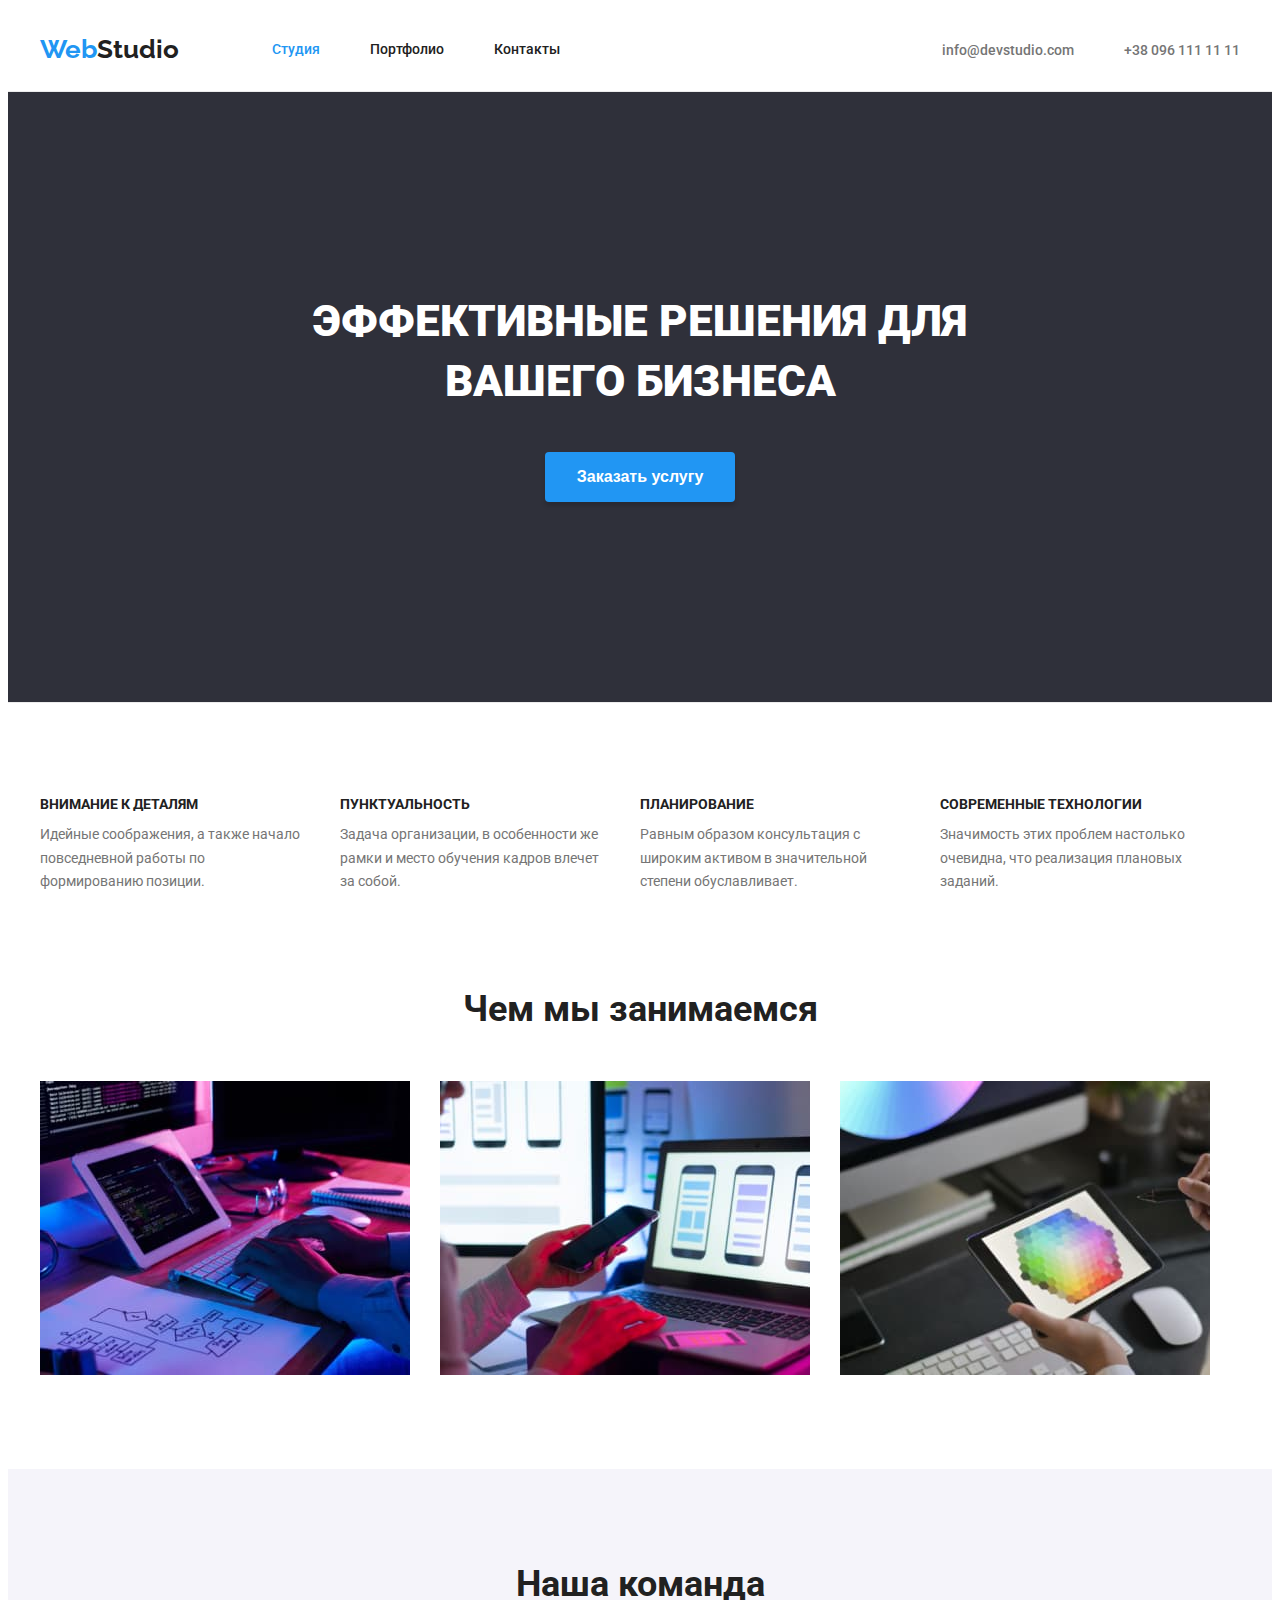
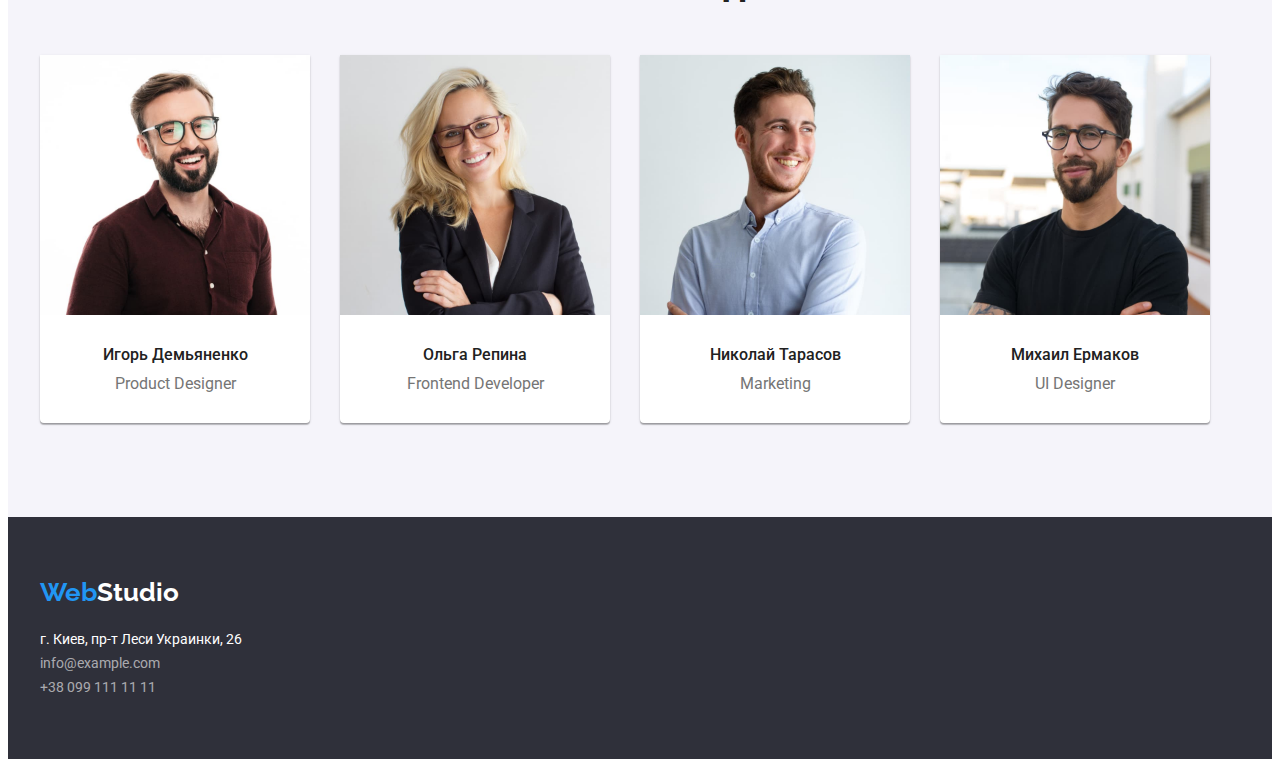
<file: index.html>
<!DOCTYPE html>
<html lang="ru">
<head>
    <meta charset="UTF-8">
    <meta http-equiv="X-UA-Compatible" content="IE=edge">
    <meta name="viewport" content="width=device-width, initial-scale=1.0">
    <title>Document</title>
    <link rel="stylesheet" href="https://cdnjs.cloudflare.com/ajax/libs/modern-normalize/1.1.0/modern-normalize.min.css" integrity="sha512-wpPYUAdjBVSE4KJnH1VR1HeZfpl1ub8YT/NKx4PuQ5NmX2tKuGu6U/JRp5y+Y8XG2tV+wKQpNHVUX03MfMFn9Q==" crossorigin="anonymous" referrerpolicy="no-referrer">
    <link rel="preconnect" href="https://fonts.googleapis.com">
<link rel="preconnect" href="https://fonts.gstatic.com" crossorigin>
<link href="https://fonts.googleapis.com/css2?family=Raleway:wght@700&family=Roboto:wght@400;500;700;900&display=swap" rel="stylesheet">


<link rel="stylesheet" href="./css/style.css">
</head>
<body>
    <header class="header">
        <div class="container">
        <nav class="nav">
           <a href="./index.html" class="logo"><span class="logoweb">Web</span>Studio</a>
                <ul class="nav-list" >
                    <li class="nav list-item"><a href="./index.html " class="navigation studio">Студия</a></li>
                    <li class="nav list-item"><a href="./portfolio.html" class="navigation">Портфолио</a></li>
                    <li class="nav list-item"><a href="./game.html" class="navigation">Контакты</a></li>
                </ul>
        </nav>
      
            <ul class="nav-contacts">
            <li class="contacts-list"><a href="mailto:info@devstudio.com" class="contacts">info@devstudio.com</a></li>
            <li class="contacts-list"><a href="tel:+380961111111" class="contacts">+38 096 111 11 11</a></li>
        </ul>
        </div>
    </header>
    <!-- main -->
    <main>
        <!-- герой -->
        <section class="hero section">
                <h1 class="main-title">Эффективные решения для вашего бизнеса</h1>
                <button type="button" class ="btn"> Заказать услугу</button>
        </section>
<section class="section">
      <!-- скрытый заголовок -->
     <h2 class="second-title visually-hidden">Наши преимущества</h2>
     <div class="container"> <ul class="list ">
         <li class="list-list-container"><h3 class="title-list">Внимание к деталям</h3>
             <p class="item">Идейные соображения, а также начало повседневной работы по формированию позиции.</p>
         </li>
         <li class="list-list-container"><h3 class="title-list">Пунктуальность</h3>
             <p class="item">Задача организации, в особенности же рамки и место обучения кадров влечет за собой.</p>
         </li>
         <li class="list-list-container"><h3 class="title-list">Планирование</h3>
             <p class="item">Равным образом консультация с широким активом в значительной степени обуславливает.</p>
         </li>
         <li class="list-list-container"><h3 class="title-list">Современные технологии</h3>
             <p class="item">Значимость этих проблем настолько очевидна, что реализация плановых заданий.</p>
         </li>
     </ul></div>
 </section>
   <section class="section about"> <h3 class="about-title">Чем мы занимаемся</h3>
        <ul class="images container">
            <li class="images-list-images"><img src="./images/computer.jpg" alt="computer" width="370"></li>
            <li class="images-list-images"><img src="./images/phone.jpg" alt="phone" width="370"></li>
            <li class="images-list-images"><img src="./images/tablet.jpg" alt="tablet" width="370"></li>
        </ul></section>

        <section class="section team">
            <!-- Наша команда -->
            <h2 class="about-title">Наша команда</h2>
               <div class="container">
                   <ul сlass="container-team">
                    <div class="card"><li class="team-number"><a href="team-link"><img src="./images/demianenko.jpg" alt="demianenko" width="270" height="260">
                        <div class="person-proffesion"><h3 class="person">Игорь Демьяненко</h3>
                            <p class="proffesion">Product Designer</p></div></a>
                                        </li></div>
                    <div class="card"><li class="team-number"><a href="team-link"><img src="./images/repina.jpg" alt="repina" width="270">
                       <div class="person-proffesion"> <h3 class="person">Ольга Репина</h3>
                            <p class="proffesion">Frontend Developer</p></div></a>
                    
                    </li></div>
                    <div class="card"><li class="team-number"><a href="team-link"><img src="./images/tarasov.jpg" alt="tarasov" width="270">
                        <div class="person-proffesion"><h3 class="person">Николай Тарасов</h3>
                            <p class="proffesion">Marketing</p></div></a>
                        
                    </li></div>
                    <div class="card"><li class="team-number"><a href="team-link"><img src="./images/yermakov.jpg" alt="yermakov" width="270" >
                        <div class="person-proffesion"><h3 class="person">Михаил Ермаков</h3>
                            <p class="proffesion">UI Designer</p></div></a>
                    
                </li></div>
            </ul></div>  
        </section>
    </main>
    <footer class="footer">
        <div class="footer container">
            <a href="./index.html" class="logofooter"><span class="logoweb">Web</span>Studio</a>
            <address class="address">г. Киев, пр-т Леси Украинки, 26</address>
            <ul class="footer-address">
                <li><a href="mailto:info@example.com" class="contacts-footer">info@example.com</a></li>
                <li><a href="tel:+380991111111" class="contacts-footer">+38 099 111 11 11</a></li>
            </ul></div>
    </footer>
</body>
</html>
</file>
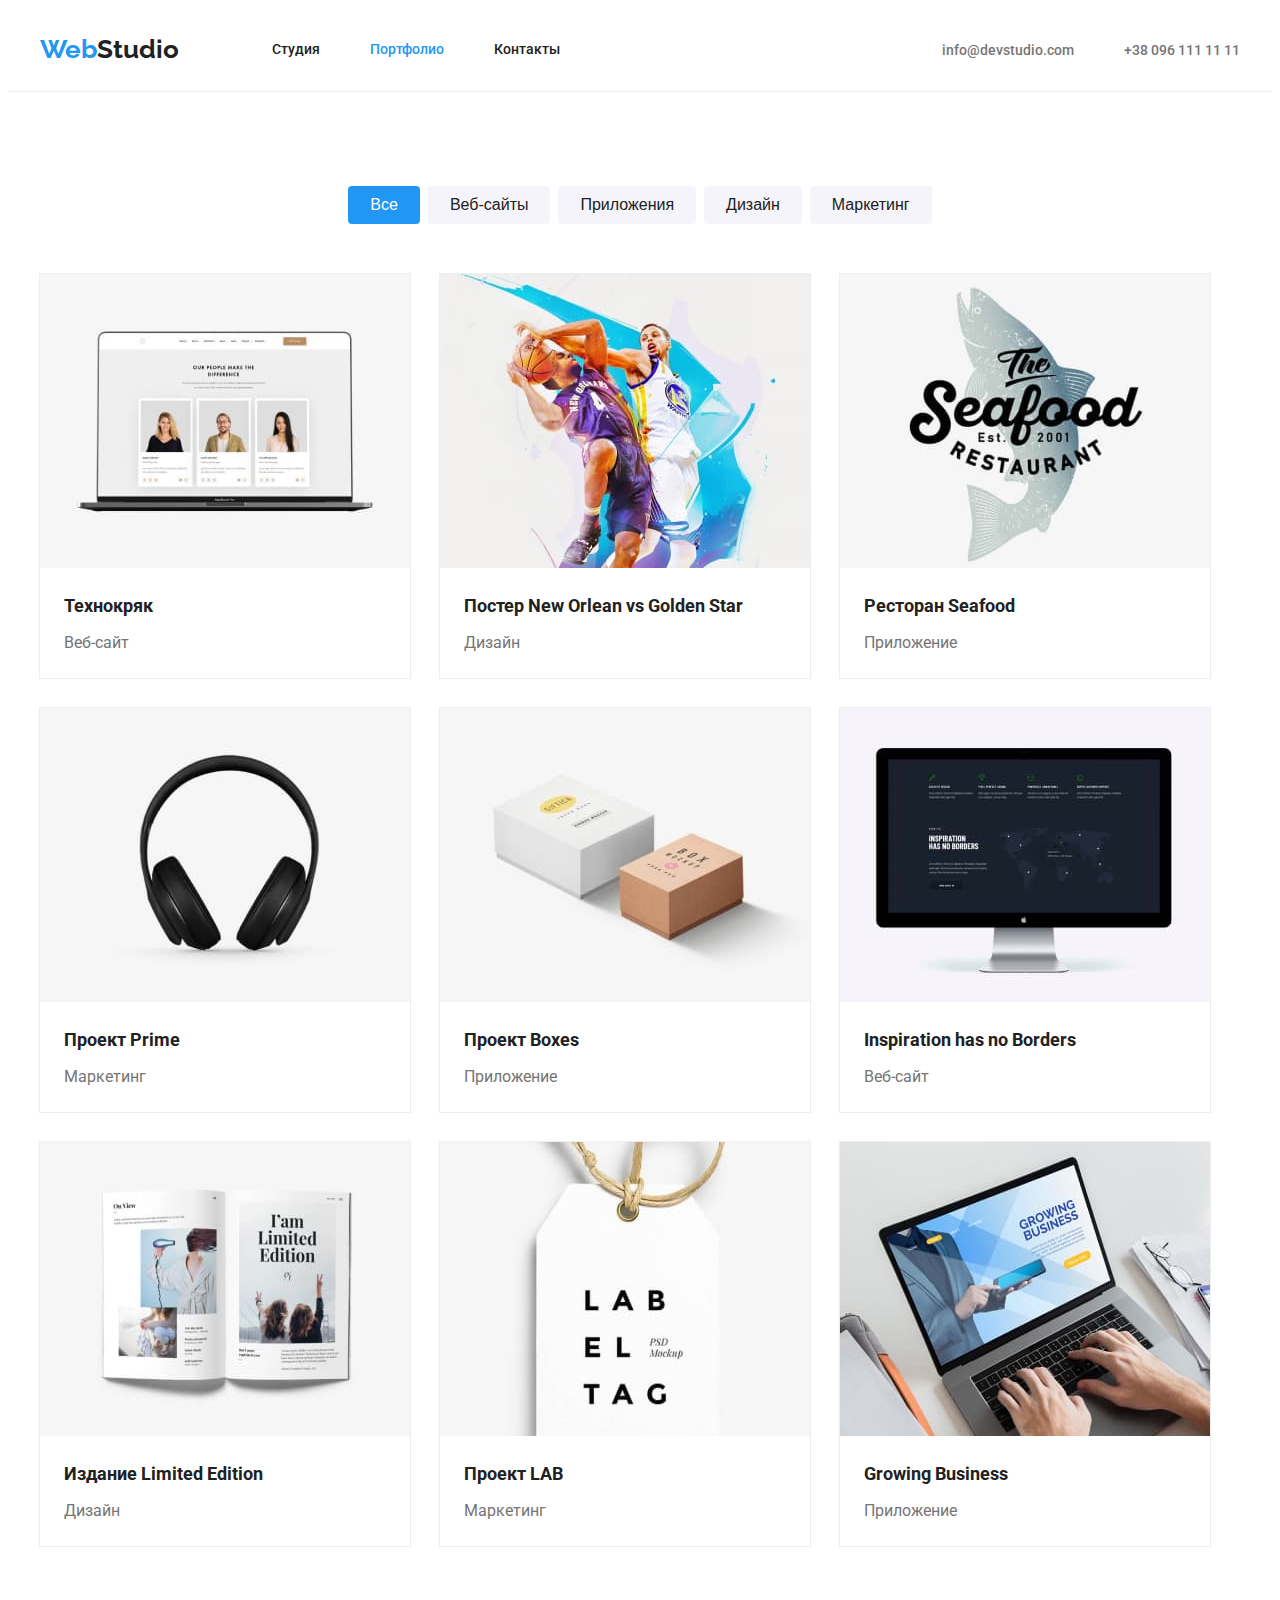
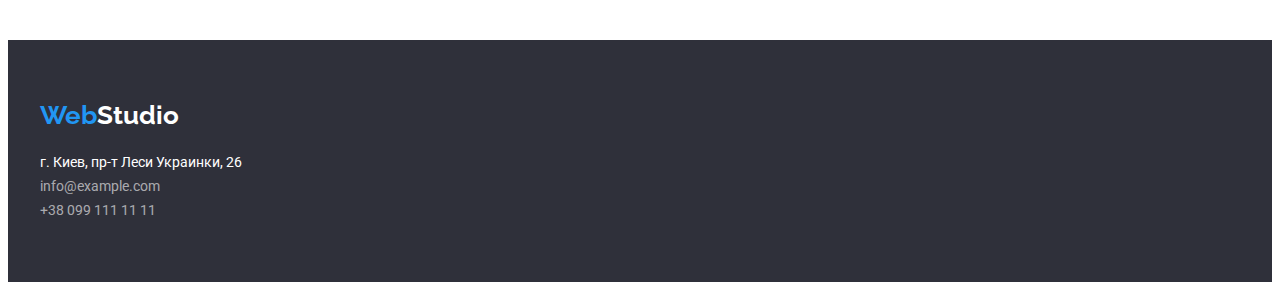
<file: portfolio.html>
<!DOCTYPE html>
<html lang="ru">
<head>
    <meta charset="UTF-8">
    <meta http-equiv="X-UA-Compatible" content="IE=edge">
    <meta name="viewport" content="width=device-width, initial-scale=1.0">
    <title>Document</title>
    <link rel="stylesheet" href="https://cdnjs.cloudflare.com/ajax/libs/modern-normalize/1.1.0/modern-normalize.min.css" integrity="sha512-wpPYUAdjBVSE4KJnH1VR1HeZfpl1ub8YT/NKx4PuQ5NmX2tKuGu6U/JRp5y+Y8XG2tV+wKQpNHVUX03MfMFn9Q==" crossorigin="anonymous" referrerpolicy="no-referrer">
    <link rel="preconnect" href="https://fonts.googleapis.com">
<link rel="preconnect" href="https://fonts.gstatic.com" crossorigin>
<link href="https://fonts.googleapis.com/css2?family=Raleway:wght@700&family=Roboto:wght@400;500;700;900&display=swap" rel="stylesheet">


<link rel="stylesheet" href="./css/style.css">
</head>
<body>
    <header class="header">
        <div class="container">
        <nav class="nav">
           <a href="./index.html" class="logo"><span class="logoweb">Web</span>Studio</a>
                <ul class="nav-list" >
                    <li class="nav list-item"><a href="./index.html " class="navigation ">Студия</a></li>
                    <li class="nav list-item"><a href="./portfolio.html" class="navigation studio">Портфолио</a></li>
                    <li class="nav list-item"><a href="./game.html" class="navigation">Контакты</a></li>
                </ul>
        </nav>
      
            <ul class="nav-contacts">
            <li class="contacts-list"><a href="mailto:info@devstudio.com" class="contacts">info@devstudio.com</a></li>
            <li class="contacts-list"><a href="tel:+380961111111" class="contacts">+38 096 111 11 11</a></li>
        </ul>
        </div>
    </header>
    <main>
        <section class="button-section">
            <h1 class="title-button visually-hidden">Кнопки</h1>
           <div class="button-button"> <ul class="button-button list">
                <li><button type="button" class="button portfolio all">Все</button></li>
                <li><button type="button" class="button portfolio">Веб-сайты</button></li>
                <li><button type="button" class="button portfolio">Приложения</button></li>
                <li><button type="button" class="button portfolio">Дизайн</button></li>
                <li><button type="button" class="button portfolio">Маркетинг</button></li>
            </ul></div>
        </section>
        <section class="section cards">
            <div class="container">
                <ul class="cards-list">
                <li class="card-full"><a href="">
                    <img src="./images/texnocrack.jpg" alt="Технокряк" width="370">
                        <div class="filter-title"><h2 class="list-title">Технокряк</h2>
                         <p class="list-text">Веб-сайт</p></div></a>
                    
                </li>
                <li class="card-full"><a href="">
                    <img src="./images/neworlean.jpg" alt="Постер New Orlean vs Golden Star" width="370">
                        <div class="filter-title"><h2 class="list-title">Постер New Orlean vs Golden Star</h2>
                        <p class="list-text">Дизайн</p></div></a>
                  </li>
                <li class="card-full"><a href="">
                    <img src="./images/seafood.jpg" alt="Ресторан Seafood" width="370">
                        <div class="filter-title"><h2 class="list-title">Ресторан Seafood</h2>
                         <p class="list-text">Приложение</p></div></a>
                                    </li>
                <li class="card-full"><a href="">
                    <img src="./images/prime.jpg" alt="Проект Prime" width="370">
                        <div class="filter-title"><h2 class="list-title">Проект Prime </h2>
                        <p class="list-text">Маркетинг</p></div></a>
                                    </li>
                <li class="card-full"><a href="">
                    <img src="./images/boxes.jpg" alt="Проект Boxes" width="370">
                        <div class="filter-title"><h2 class="list-title">Проект Boxes </h2>
                        <p class="list-text">Приложение</p></div></a>
                    
                </li>
                <li class="card-full"><a href="">
                    <img src="./images/inspiration.jpg" alt="Inspiration has no Borders" width="370">
                        <div class="filter-title"><h2 class="list-title">Inspiration has no Borders</h2>
                        <p class="list-text">Веб-сайт</p></div></a>
                    
                </li>
                <li class="card-full"><a href="">
                    <img src="./images/limited.jpg" alt="Издание Limited Edition" width="370">
                        <div class="filter-title"><h2 class="list-title"> Издание Limited Edition</h2>
                         <p class="list-text">Дизайн</p></div></a>
                    
                </li>
                <li class="card-full"><a href="">
                    <img src="./images/project-lab.jpg" alt="Проект LAB" width="370">
                        <div class="filter-title"><h2 class="list-title"> Проект LAB </h2> 
                        <p class="list-text">Маркетинг</p></div></a>
                    
                </li>
                <li class="card-full"><a href="">
                    <img src="./images/growing.jpg" alt="Growing Business" width="370">
                        <div class="filter-title"><h2 class="list-title"> Growing Business </h2>
                         <p class="list-text">Приложение</p></div></a>
                 </li>
            </ul></div>
        </section>


    </main>
    <footer class="footer">
        <div class="footer container">
            <a href="./index.html" class="logofooter"><span class="logoweb">Web</span>Studio</a>
            <address class="address">г. Киев, пр-т Леси Украинки, 26</address>
            <ul class="footer-address">
                <li><a href="mailto:info@example.com" class="contacts-footer">info@example.com</a></li>
                <li><a href="tel:+380991111111" class="contacts-footer">+38 099 111 11 11</a></li>
            </ul></div>
    </footer>
</body>
</html>
</file>
<file: css/style.css>
:root{
    --maincolor:#757575;
    --secondarycolor:#212121;
    --accentcolor:#2196F3;
    --backgroundcolor:#FFFFFF;
    --footercolor: rgba(255, 255, 255, 0.6);
    --hovercolor:#188CE8;
}
body{font-family:'roboto' ,sans-serif;
    color: var(--maincolor);}
a{
    text-decoration: none;
}
ul{ 
    margin: 0;
    padding: 0;
    display: flex;
}
p{
    padding: 0;
    margin: 0;
}
li{
    padding: 0;
    margin: 0;
    list-style-type: none;
}
h1,
h2,
h3{
    margin: 0;
    padding: 0;
    color: var(--secondarycolor);
    
}
img{
    display: block;
}
.visually-hidden {
    position: absolute;
    width: 1px;
    height: 1px;
    margin: -1px;
    padding: 0;
    overflow: hidden;
    border: 0;
    clip: rect(0 0 0 0)
  }

/* header */
.header{
    border-bottom-width: 1px ;
    border-bottom-style: solid;
    border-bottom-color: #ECECEC;
}
.nav{
    display: flex;
    background-color:var(--backgroundcolor) ;
}

.container{
    display: flex;
    width: 1200px;
   flex-wrap: wrap;

    margin-left: auto;
    margin-right: auto;
    align-items: center;
    margin-bottom: 0;
    padding-left: 15px;
    padding-right: 15px;
}
.nav-list{
   display: flex;
    flex-direction:row;
    
    margin-left: 93px;
}
.list-item{
    margin-left:50px;
}
.list-item a{
    padding: 32px 0;
}
.list-item:first-child{
    margin-left: 0;
    padding-left: 0;
}

.nav-contacts{
    display: flex;
    margin-left:auto;
}

.logo{
    font-family:'Raleway',sans-serif;
    font-weight: bold;
    font-size: 26px;
    line-height: 119%;
    text-decoration: none;
    color:var(--secondarycolor);
    padding-top: 24px;
    padding-bottom: 25px;
  
}
.logoweb{
    color: var(--accentcolor);
    text-decoration: none;
}
.navigation{
    font-weight: 500;
    font-size: 14px;
    line-height: 114%;
    text-decoration: none;
    color:var(--secondarycolor);
    
}
.studio,
.portfolio,
.navigation:hover,
.navigation:focus,
.contacts-footer:hover,
.contacts-footer:focus{
    color: var(--accentcolor);
}
.nav-contacts{
    margin-top: 32px;
    margin-bottom: 32px;
}
.contacts{
    font-weight: 500;
    font-size: 14px;
    line-height: 114%;
    color:var(--maincolor);
    
}


.contacts-list{
    margin-left: 0px;
}
.contacts-list a{
    padding: 32px 0;
}
.contacts-list:last-child{
    margin-left: 50px;}
  
.contacts:hover,
.contacts:focus{
    color:var(--accentcolor);
}

/* hero */
.section{
    padding-top: 94px;
    padding-bottom: 94px;
}
.hero{
    border-bottom-width: 1px ;
    border-bottom-style: solid;
    border-bottom-color: #ECECEC;
    background: #2F303A;
    text-align: center;
}
.main-title{
    text-align: center;
    text-transform: uppercase;
    font-weight: 900;
    font-size: 44px;
    line-height: 136%;
    color: var(--backgroundcolor);

    padding-top: 106px;
    max-width: 700px;
    margin-right:auto;
    margin-left: auto;
}
.second-title{
    color:var(--secondarycolor);
       
}
.btn{
    font-weight: bold;
    font-size: 16px;
    line-height: 187%;
    text-align: center;
    
    margin-top: 40px;
    margin-bottom: 106px; 
    padding: 10px 32px;
    color:var(--backgroundcolor);
    background: #2196F3;
    box-shadow: 0px 4px 4px rgba(0, 0, 0, 0.15);
    border-radius: 4px;
    border:none;
    cursor: pointer;
   
}

.btn:hover,
.btn:focus{
    background-color:var(--hovercolor);
}

/* наши преимущества */
.list{
    margin-top: 0;
    display: flex;
    justify-content: center;

}
.list-list-container {
    width: 270px; 
}
.list-list-container +.list-list-container{
    margin-left: 30px;
}
.title-list{
    text-transform: uppercase;
    font-weight: bold;
    font-size: 14px;
    line-height: 114%;
}
.item{
   
    font-size: 14px;
    line-height:171%;
    margin-top: 10px;
        
}
/* section team ___________ */
.section.team{
    background:#F5F4FA;;
}
.about{
    padding-top: 0;
}
.about-title{
    font-weight: bold;
    font-size: 36px;
    line-height: 117%;

    margin-bottom: 50px;
    text-align: center;
}
.card{
    width: calc((100%-30px)/4);
    background: #FFFFFF;
    box-shadow: 0px 1px 3px rgba(0, 0, 0, 0.12), 0px 1px 1px rgba(0, 0, 0, 0.14), 0px 2px 1px rgba(0, 0, 0, 0.2);
    border-radius: 0px 0px 4px 4px;
}
.card:first-child{
    margin-left: 0;
}
.card+.card{
    margin-left: 30px;
}

.images-list-images+.images-list-images{
    margin-left:30px;
   }
.images-list-images img{
    display: block;
}

.person-proffesion{
padding: 30px 0;
text-align: center;
}
.person{
    font-weight: 500;
    font-size: 16px;
    line-height: 119%;
    
}
.proffesion{
    color: var(--maincolor);
    font-size: 16px;
    line-height: 119%;
    margin-top: 10px;
    
}

/*________________ portfolio -main*/
.button-section{
   padding-top: 94px;
    padding-bottom: 50px;
}
.button-button{
    display: flex;
    justify-content: center;
}
.button.portfolio{
    padding: 6px 22px;
}
.button-button.list>li:not(:first-child){
    margin-left: 8px;
}
.cards-list{
    display: flex;
    flex-wrap: wrap;
    margin: -15px;
}

    /* border-bottom: 1px solid #eeeeee; */
    /* border: 1px solid #EEEEEE */

.card-full{
    justify-content: center;
    margin: 15px;
    outline: 1px solid #EEEEEE ;
}
.filter-title{
    padding: 20px 24px;
    
}
.list-title{
    
    font-weight: bold;
    font-size: 18px;
    line-height:200%;

 }
 .list-text{
     margin-top: 4px;
    font-size: 16px;
    line-height: 187%;
    color:var(--maincolor);
 }
 .cards{
     padding-top: 0px;
 }




/* footer */
.footer{
   background: #2F303A;
}
.footer.container{
    padding: 60px 0 60px ;
    flex-direction: column;
    align-items: stretch;

}
.address{
    font-style: inherit;
    font-size: 14px;
    line-height: 171%;

    margin-top: 20px;
    color:var(--backgroundcolor)
}
.footer-address{
   display: flex;
   flex-direction: column;
}
.contacts-footer{
    font-size: 14px;
    line-height: 171%;
    
    color: var(--footercolor);

    margin-top: 9px;
    padding-bottom: 60px;
 }
 .logofooter{
    font-family: 'Raleway',sans-serif;
    font-style: normal;
    font-weight: bold;
    font-size: 26px;
    line-height: 119%;

    color: var(--backgroundcolor);
    text-decoration: none;
 }

 .button{
    font-weight: 500;
    font-size: 16px;
    line-height: 162%;

    color:var(--secondarycolor) ;
    background: #F5F4FA;
    border-radius: 4px;
    border: none;

    cursor: pointer;
       
 }
 .all,
 .button:focus,
 .button:hover{
     color: var(--backgroundcolor);
     background-color:var(--accentcolor) ;
 }
</file>
